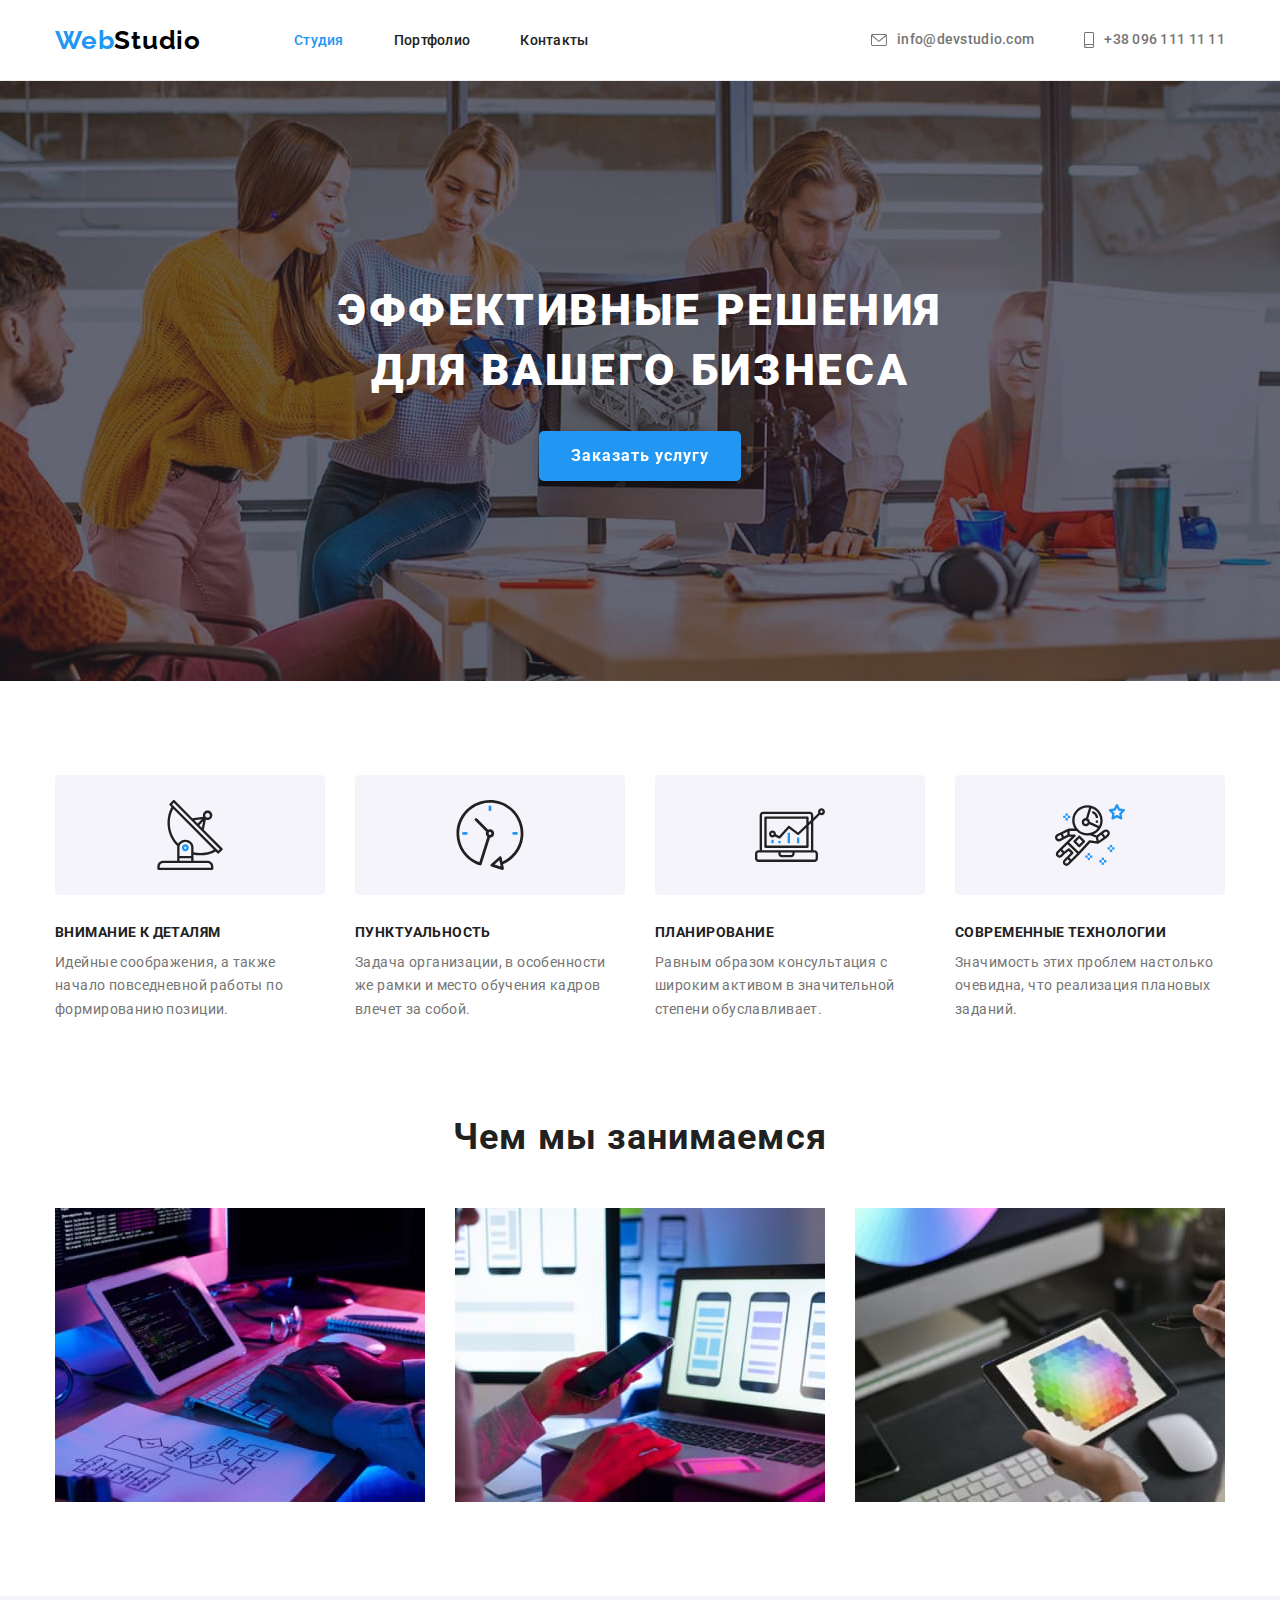
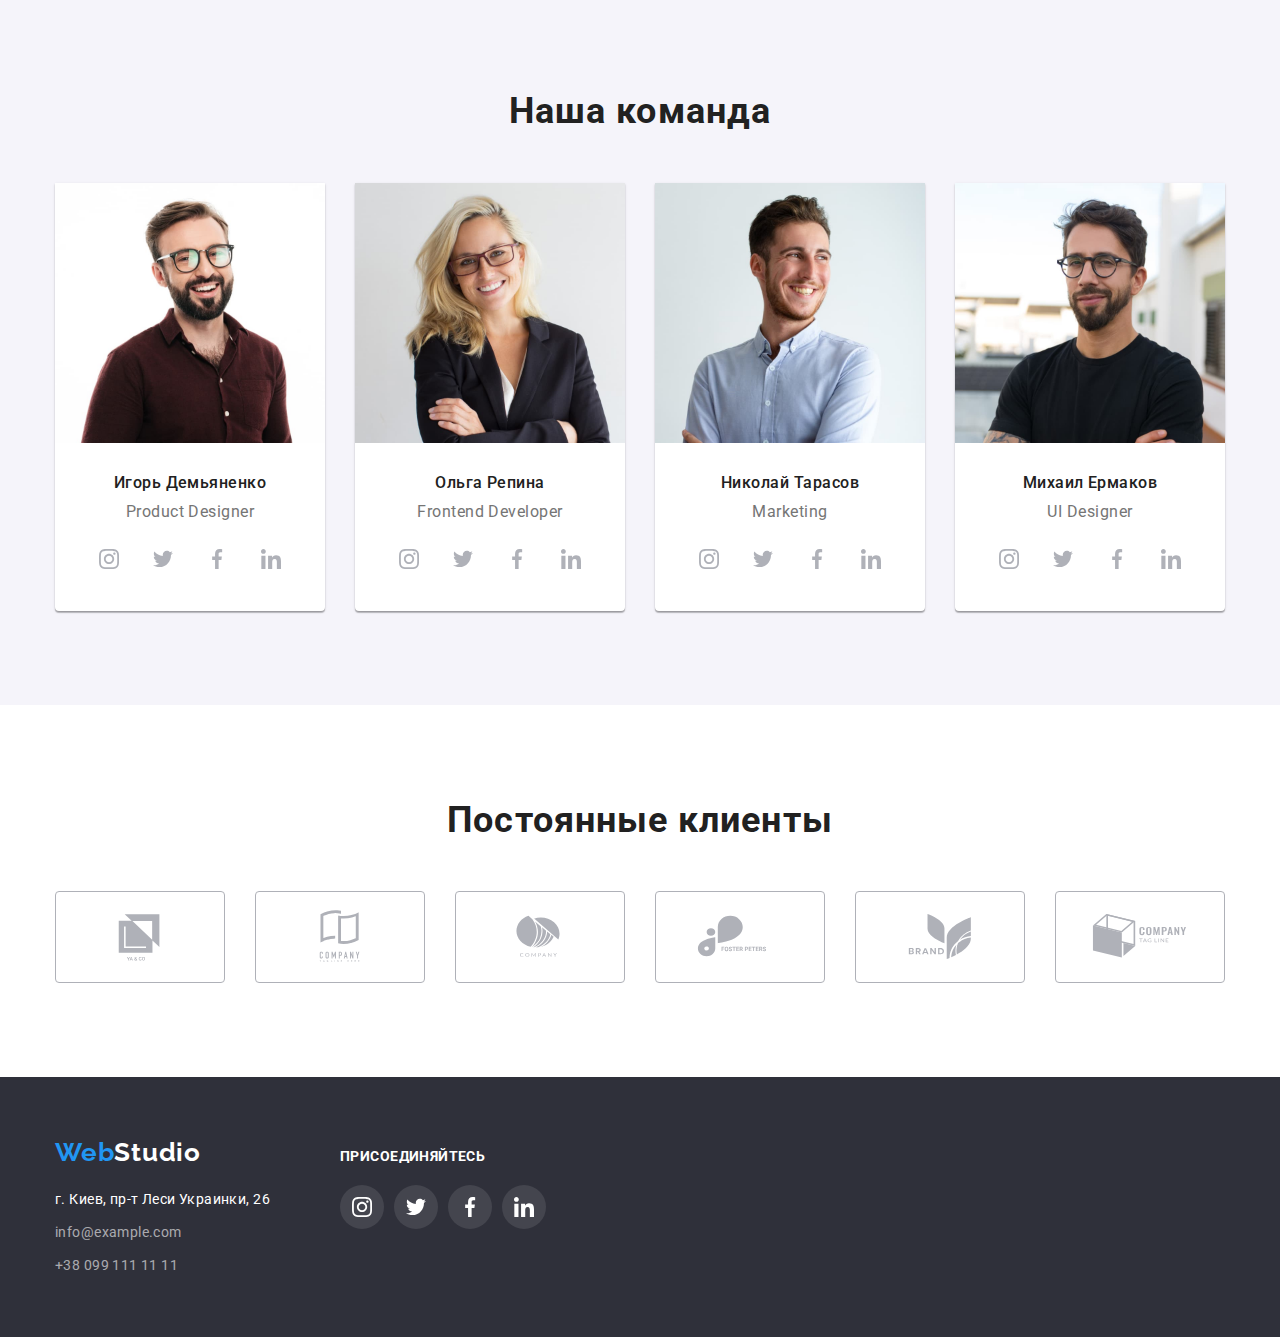
<file: index.html>
<!DOCTYPE html>
<html lang="ru">
  <head>
    <meta charset="UTF-8" />
    <meta http-equiv="X-UA-Compatible" content="IE=edge" />
    <meta name="viewport" content="width=device-width, initial-scale=1.0" />
    <title>WebStudio</title>
    <link
      href="https://fonts.googleapis.com/css2?family=Raleway:wght@700&family=Roboto:wght@400;500;700;900&display=swap"
      rel="stylesheet"
    />
    <link
      rel="stylesheet"
      href="https://cdnjs.cloudflare.com/ajax/libs/modern-normalize/1.1.0/modern-normalize.min.css"
    />
    <link rel="stylesheet" href="./css/styles.css" />
  </head>

  <body>
    <!-- Хэдэр -->
    <header class="header">
      <div class="container">
        <nav class="header-nav">
          <a class="logo" lang="en" href="./index.html"
            >Web<span class="logo-black">Studio</span></a
          >
          <ul class="header-nav-list">
            <li class="header-nav-item">
              <a class="header-nav-link current" href="./index.html">Студия</a>
            </li>
            <li class="header-nav-item">
              <a class="header-nav-link" href="./portfolio.html">Портфолио</a>
            </li>
            <li class="header-nav-item">
              <a class="header-nav-link" href="">Контакты</a>
            </li>
          </ul>
        </nav>

        <ul class="header-contacts-list">
          <li class="header-contacts-item">
            <a class="header-contacts" lang="en" href="mailto:info@devstudio.com">
              <svg class="header-icon" width="16" height="12">
                <use href="./images/icons.svg#mail"></use>
              </svg>
              info@devstudio.com
            </a>
          </li>
          <li class="header-contacts-item">
            <a class="header-contacts" href="tel:+380961111111">
              <svg class="header-icon" width="10" height="16">
                <use href="./images/icons.svg#phone"></use>
              </svg>
              +38 096 111 11 11
            </a>
          </li>
        </ul>
      </div>
    </header>

    <!-- Герой -->
    <main>
      <section class="hero section">
        <div class="container">
          <h1 class="hero-title">
            Эффективные решения <br />
            для вашего бизнеса
          </h1>
          <button class="hero-btn" type="button">Заказать услугу</button>
        </div>
      </section>

      <!-- Преимущества -->
      <section class="advantages section">
        <div class="container">
          <h2 hidden>Преимущества</h2>
          <ul class="advantages-list">
            <li class="advantages-item">
              <div class="advanteges-box">
                <svg width="70" height="70">
                  <use href="./images/icons.svg#antenna"></use>
                </svg>
              </div>
              <h3 class="advantages-title">Внимание к деталям</h3>
              <p class="advantages-text">
                Идейные соображения, а также начало повседневной работы по формированию позиции.
              </p>
            </li>
            <li class="advantages-item">
              <div class="advanteges-box">
                <svg width="70" height="70">
                  <use href="./images/icons.svg#clock"></use>
                </svg>
              </div>
              <h3 class="advantages-title">Пунктуальность</h3>
              <p class="advantages-text">
                Задача организации, в особенности же рамки и место обучения кадров влечет за собой.
              </p>
            </li>
            <li class="advantages-item">
              <div class="advanteges-box">
                <svg width="70" height="70">
                  <use href="./images/icons.svg#diagram"></use>
                </svg>
              </div>
              <h3 class="advantages-title">Планирование</h3>
              <p class="advantages-text">
                Равным образом консультация с широким активом в значительной степени обуславливает.
              </p>
            </li>
            <li class="advantages-item">
              <div class="advanteges-box">
                <svg width="70" height="70">
                  <use href="./images/icons.svg#astronaut"></use>
                </svg>
              </div>
              <h3 class="advantages-title">Современные технологии</h3>
              <p class="advantages-text">
                Значимость этих проблем настолько очевидна, что реализация плановых заданий.
              </p>
            </li>
          </ul>
        </div>
      </section>

      <!-- Чем мы занимаемся -->
      <section class="benefits">
        <div class="container">
          <h2 class="benefits-title">Чем мы занимаемся</h2>
          <ul class="benefits-list">
            <li class="benefits-item">
              <img
                src="./images/studio/what-are-we-doing/what-are-we-doing-1.jpg"
                alt="Написание кода на планшете и компьютере"
                width="370"
                height="294"
              />
            </li>
            <li class="benefits-item">
              <img
                src="./images/studio/what-are-we-doing/what-are-we-doing-2.jpg"
                alt="Адаптация приложения на мобильный телефон"
                width="370"
                height="294"
              />
            </li>
            <li class="benefits-item">
              <img
                src="./images/studio/what-are-we-doing/what-are-we-doing-3.jpg"
                alt="Подбор цвета на цветовой палитре с планшета"
                width="370"
                height="294"
              />
            </li>
          </ul>
        </div>
      </section>

      <!-- Наша команда -->
      <section class="team section">
        <div class="container">
          <h2 class="team-title">Наша команда</h2>
          <ul class="team-list">
            <li class="team-item">
              <img
                src="./images/studio/our-team/our-team-igor-demyanenko.jpg"
                alt="Игорь Демьяненко Дизайнер продукта"
                width="270"
                height="260"
              />
              <div class="team-box">
                <h3 class="team-specialist">Игорь Демьяненко</h3>
                <p class="team-profession">Product Designer</p>
                <ul class="soсial-list">
                  <li class="social-item">
                    <a class="social-link" href="">
                      <svg class="social-icon" width="20" height="20">
                        <use href="./images/icons.svg#instagram"></use>
                      </svg>
                    </a>
                  </li>
                  <li class="social-item">
                    <a class="social-link" href="">
                      <svg class="social-icon" width="20" height="20">
                        <use href="./images/icons.svg#twitter"></use>
                      </svg>
                    </a>
                  </li>
                  <li class="social-item">
                    <a class="social-link" href="">
                      <svg class="social-icon" width="20" height="20">
                        <use href="./images/icons.svg#facebook"></use>
                      </svg>
                    </a>
                  </li>
                  <li class="social-item">
                    <a class="social-link" href="">
                      <svg class="social-icon" width="20" height="20">
                        <use href="./images/icons.svg#linkedin"></use>
                      </svg>
                    </a>
                  </li>
                </ul>
              </div>
            </li>
            <li class="team-item">
              <img
                src="./images/studio/our-team/our-team-olga-repina.jpg"
                alt="Ольга Репина Фронтенд-разработчик"
                width="270"
                height="260"
              />
              <div class="team-box">
                <h3 class="team-specialist">Ольга Репина</h3>
                <p class="team-profession">Frontend Developer</p>
                <ul class="soсial-list">
                  <li class="social-item">
                    <a class="social-link" href="">
                      <svg class="social-icon" width="20" height="20">
                        <use href="./images/icons.svg#instagram"></use>
                      </svg>
                    </a>
                  </li>
                  <li class="social-item">
                    <a class="social-link" href="">
                      <svg class="social-icon" width="20" height="20">
                        <use href="./images/icons.svg#twitter"></use>
                      </svg>
                    </a>
                  </li>
                  <li class="social-item">
                    <a class="social-link" href="">
                      <svg class="social-icon" width="20" height="20">
                        <use href="./images/icons.svg#facebook"></use>
                      </svg>
                    </a>
                  </li>
                  <li class="social-item">
                    <a class="social-link" href="">
                      <svg class="social-icon" width="20" height="20">
                        <use href="./images/icons.svg#linkedin"></use>
                      </svg>
                    </a>
                  </li>
                </ul>
              </div>
            </li>
            <li class="team-item">
              <img
                src="./images/studio/our-team/our-team-nikolai-tarasov.jpg"
                alt="Николай Тарасов Маркетолог"
                width="270"
                height="260"
              />
              <div class="team-box">
                <h3 class="team-specialist">Николай Тарасов</h3>
                <p class="team-profession">Marketing</p>
                <ul class="soсial-list">
                  <li class="social-item">
                    <a class="social-link" href="">
                      <svg class="social-icon" width="20" height="20">
                        <use href="./images/icons.svg#instagram"></use>
                      </svg>
                    </a>
                  </li>
                  <li class="social-item">
                    <a class="social-link" href="">
                      <svg class="social-icon" width="20" height="20">
                        <use href="./images/icons.svg#twitter"></use>
                      </svg>
                    </a>
                  </li>
                  <li class="social-item">
                    <a class="social-link" href="">
                      <svg class="social-icon" width="20" height="20">
                        <use href="./images/icons.svg#facebook"></use>
                      </svg>
                    </a>
                  </li>
                  <li class="social-item">
                    <a class="social-link" href="">
                      <svg class="social-icon" width="20" height="20">
                        <use href="./images/icons.svg#linkedin"></use>
                      </svg>
                    </a>
                  </li>
                </ul>
              </div>
            </li>
            <li class="team-item">
              <img
                src="./images/studio/our-team/our-team-mikhail-ermakov.jpg"
                alt="Михаил Ермаков Дизайнер пользовательского интерфейса"
                width="270"
                height="260"
              />
              <div class="team-box">
                <h3 class="team-specialist">Михаил Ермаков</h3>
                <p class="team-profession">UI Designer</p>
                <ul class="soсial-list">
                  <li class="social-item">
                    <a class="social-link" href="">
                      <svg class="social-icon" width="20" height="20">
                        <use href="./images/icons.svg#instagram"></use>
                      </svg>
                    </a>
                  </li>
                  <li class="social-item">
                    <a class="social-link" href="">
                      <svg class="social-icon" width="20" height="20">
                        <use href="./images/icons.svg#twitter"></use>
                      </svg>
                    </a>
                  </li>
                  <li class="social-item">
                    <a class="social-link" href="">
                      <svg class="social-icon" width="20" height="20">
                        <use href="./images/icons.svg#facebook"></use>
                      </svg>
                    </a>
                  </li>
                  <li class="social-item">
                    <a class="social-link" href="">
                      <svg class="social-icon" width="20" height="20">
                        <use href="./images/icons.svg#linkedin"></use>
                      </svg>
                    </a>
                  </li>
                </ul>
              </div>
            </li>
          </ul>
        </div>
      </section>

      <!-- Наши клиенты -->
      <section class="section clients">
        <div class="container">
          <h2 class="clients-title">Постоянные клиенты</h2>
          <ul class="clients-list">
            <li class="clients-item">
              <a class="clients-link" href="">
                <svg class="social-icon" width="106" height="60">
                  <use href="./images/icons.svg#logo-1"></use>
                </svg>
              </a>
            </li>
            <li class="clients-item">
              <a class="clients-link" href="">
                <svg class="social-icon" width="106" height="60">
                  <use href="./images/icons.svg#logo-2"></use>
                </svg>
              </a>
            </li>
            <li class="clients-item">
              <a class="clients-link" href="">
                <svg class="social-icon" width="106" height="60">
                  <use href="./images/icons.svg#logo-3"></use>
                </svg>
              </a>
            </li>
            <li class="clients-item">
              <a class="clients-link" href="">
                <svg class="social-icon" width="106" height="60">
                  <use href="./images/icons.svg#logo-4"></use>
                </svg>
              </a>
            </li>
            <li class="clients-item">
              <a class="clients-link" href="">
                <svg class="social-icon" width="106" height="60">
                  <use href="./images/icons.svg#logo-5"></use>
                </svg>
              </a>
            </li>
            <li class="clients-item">
              <a class="clients-link" href="">
                <svg class="social-icon" width="106" height="60">
                  <use href="./images/icons.svg#logo-6"></use>
                </svg>
              </a>
            </li>
          </ul>
        </div>
      </section>
    </main>

    <!-- Футер -->
    <footer class="footer">
      <div class="container">
        <div class="footer-list">
          <div class="footer-item">
            <a class="logo" lang="en" href="./index.html"
              >Web<span class="logo-white">Studio</span>
            </a>
            <address class="address">
              <ul class="address-list">
                <li class="address-item">
                  <a
                    class="footer-address"
                    href="https://www.google.com/maps/place/%D0%B1%D1%83%D0%BB.+%D0%9B%D0%B5%D1%81%D0%B8+%D0%A3%D0%BA%D1%80%D0%B0%D0%B8%D0%BD%D0%BA%D0%B8,+26,+%D0%9A%D0%B8%D0%B5%D0%B2,+02000/@50.4265807,30.5383858,17z/data=!3m1!4b1!4m5!3m4!1s0x40d4cf0e033ecbe9:0x57a4dffefec77da0!8m2!3d50.4265807!4d30.5383858"
                    target="_blank"
                    rel="noreferrer noopener"
                  >
                    г. Киев, пр-т Леси Украинки, 26
                  </a>
                </li>
                <li class="address-item">
                  <a class="footer-contacts" lang="en" href="mailto:info@example.com"
                    >info@example.com</a
                  >
                </li>
                <li class="address-item">
                  <a class="footer-contacts" href="tel:+380991111111">+38 099 111 11 11</a>
                </li>
              </ul>
            </address>
          </div>
          <div class="footer-item">
            <p class="footer-social-title">присоединяйтесь</p>
            <ul class="soсial-list">
              <li class="social-item">
                <a class="social-link for-footer" href="">
                  <svg class="social-icon" width="20" height="20">
                    <use href="./images/icons.svg#instagram"></use>
                  </svg>
                </a>
              </li>
              <li class="social-item">
                <a class="social-link for-footer" href="">
                  <svg class="social-icon" width="20" height="20">
                    <use href="./images/icons.svg#twitter"></use>
                  </svg>
                </a>
              </li>
              <li class="social-item">
                <a class="social-link for-footer" href="">
                  <svg class="social-icon" width="20" height="20">
                    <use href="./images/icons.svg#facebook"></use>
                  </svg>
                </a>
              </li>
              <li class="social-item">
                <a class="social-link for-footer" href="">
                  <svg class="social-icon" width="20" height="20">
                    <use href="./images/icons.svg#linkedin"></use>
                  </svg>
                </a>
              </li>
            </ul>
          </div>
        </div>
      </div>
    </footer>
  </body>
</html>
</file>
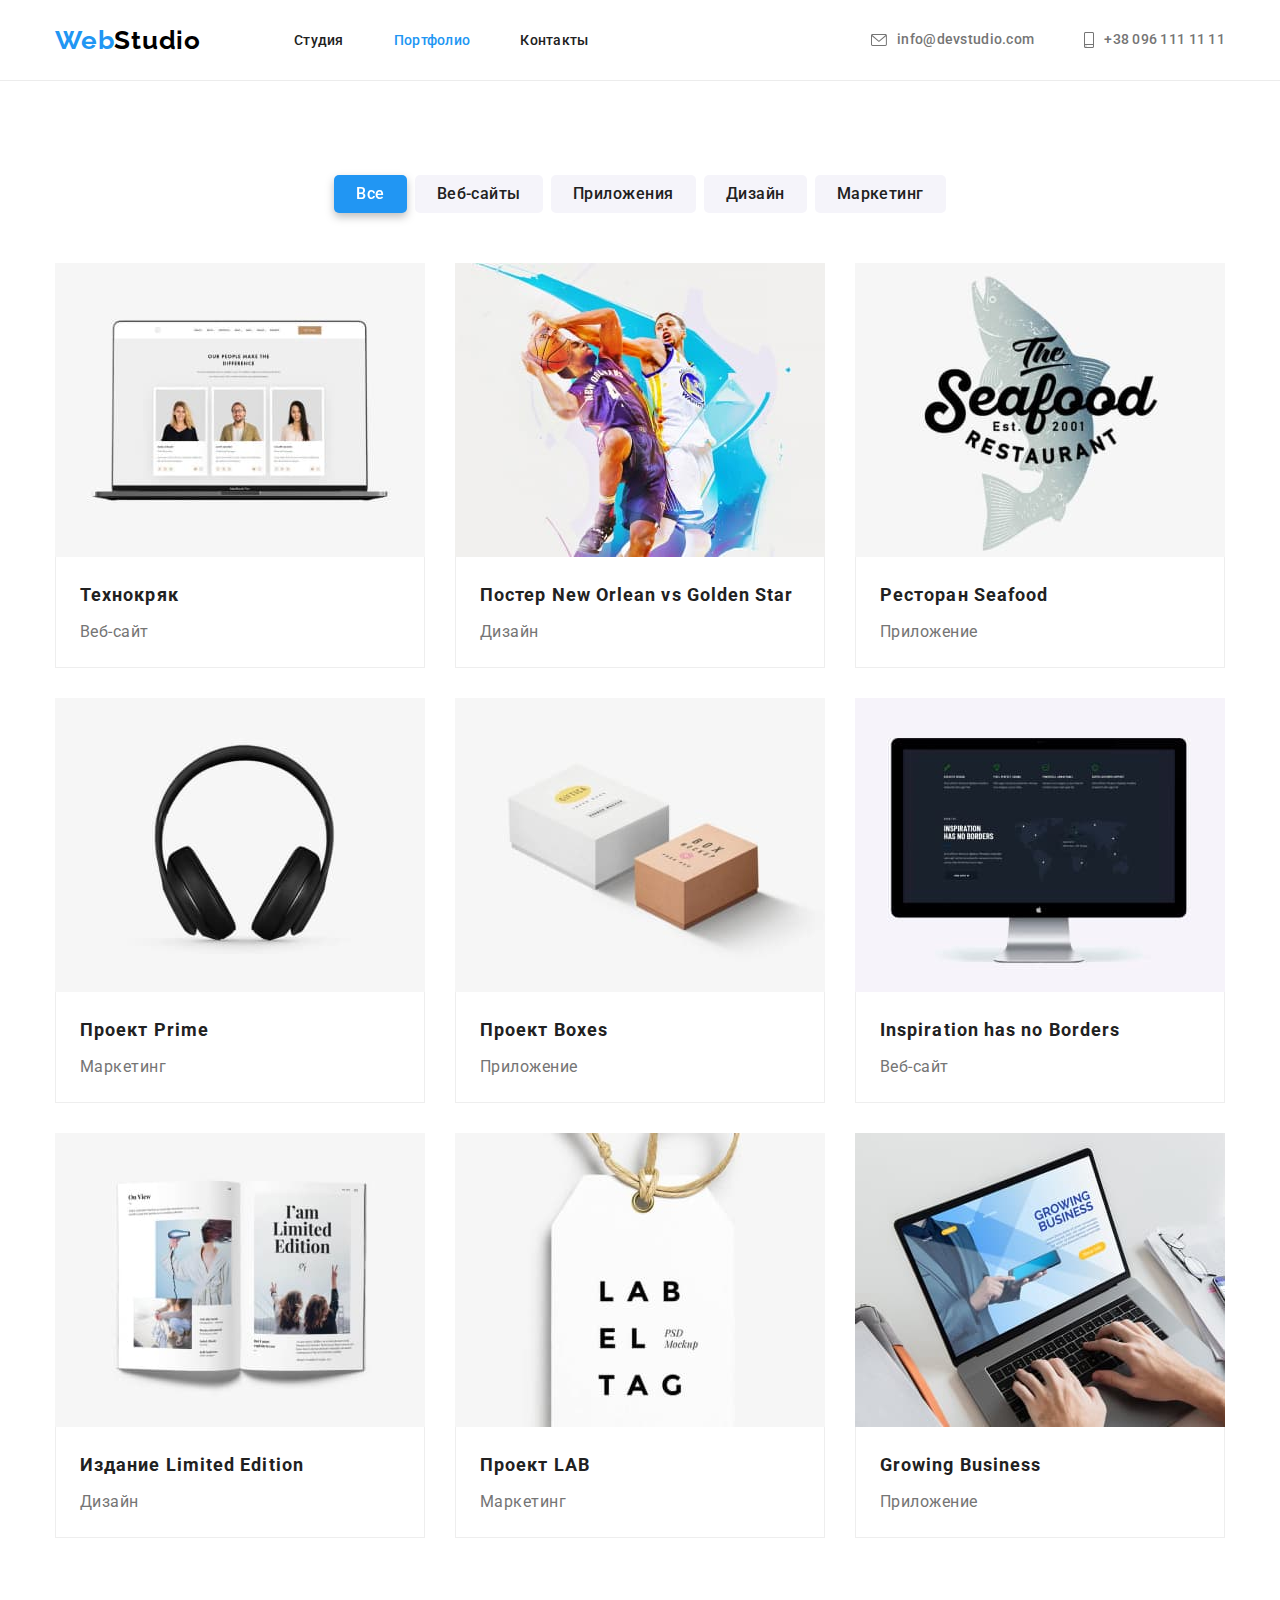
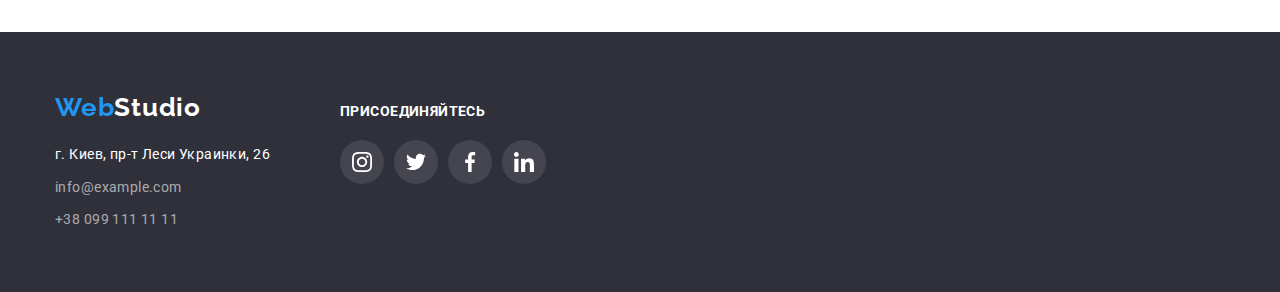
<file: portfolio.html>
<!DOCTYPE html>
<html lang="ru">
  <head>
    <meta charset="UTF-8" />
    <meta http-equiv="X-UA-Compatible" content="IE=edge" />
    <meta name="viewport" content="width=device-width, initial-scale=1.0" />
    <title>WebStudio</title>
    <link
      href="https://fonts.googleapis.com/css2?family=Raleway:wght@700&family=Roboto:wght@400;500;700;900&display=swap"
      rel="stylesheet"
    />
    <link
      rel="stylesheet"
      href="https://cdnjs.cloudflare.com/ajax/libs/modern-normalize/1.1.0/modern-normalize.min.css"
    />
    <link rel="stylesheet" href="./css/styles.css" />
  </head>

  <body>
    <!-- Хэдэр -->
    <header class="header">
      <div class="container">
        <nav class="header-nav">
          <a class="logo" lang="en" href="./index.html"
            >Web<span class="logo-black">Studio</span></a
          >
          <ul class="header-nav-list">
            <li class="header-nav-item">
              <a class="header-nav-link" href="./index.html">Студия</a>
            </li>
            <li class="header-nav-item">
              <a class="header-nav-link current" href="./portfolio.html">Портфолио</a>
            </li>
            <li class="header-nav-item">
              <a class="header-nav-link" href="">Контакты</a>
            </li>
          </ul>
        </nav>

        <ul class="header-contacts-list">
          <li class="header-contacts-item">
            <a class="header-contacts" lang="en" href="mailto:info@devstudio.com">
              <svg class="header-icon" width="16" height="12">
                <use href="./images/icons.svg#mail"></use>
              </svg>
              info@devstudio.com
            </a>
          </li>
          <li class="header-contacts-item">
            <a class="header-contacts" href="tel:+380961111111">
              <svg class="header-icon" width="10" height="16">
                <use href="./images/icons.svg#phone"></use>
              </svg>
              +38 096 111 11 11
            </a>
          </li>
        </ul>
      </div>
    </header>

    <!-- Карточки товаров -->
    <main>
      <section class="section">
        <div class="container">
          <h1 hidden>Каталог товаров</h1>
          <ul class="filter-list">
            <li class="filter-item"><button class="btn current" type="button">Все</button></li>
            <li class="filter-item"><button class="btn" type="button">Веб-сайты</button></li>
            <li class="filter-item"><button class="btn" type="button">Приложения</button></li>
            <li class="filter-item"><button class="btn" type="button">Дизайн</button></li>
            <li class="filter-item"><button class="btn" type="button">Маркетинг</button></li>
          </ul>
          <ul class="card-list">
            <li class="card-item">
              <a class="card-link" href="" target="_blank">
                <img src="./images/portfolio/card-1.jpg" alt="" width="370" height="294" />
                <div class="card-box">
                  <h2 class="card-title">Технокряк</h2>
                  <p class="card-text">Веб-сайт</p>
                </div>
              </a>
            </li>
            <li class="card-item">
              <a class="card-link" href="" target="_blank">
                <img src="./images/portfolio/card-2.jpg" alt="" width="370" height="294" />
                <div class="card-box">
                  <h2 class="card-title">Постер New Orlean vs Golden Star</h2>
                  <p class="card-text">Дизайн</p>
                </div>
              </a>
            </li>
            <li class="card-item">
              <a class="card-link" href="" target="_blank">
                <img src="./images/portfolio/card-3.jpg" alt="" width="370" height="294" />
                <div class="card-box">
                  <h2 class="card-title">Ресторан Seafood</h2>
                  <p class="card-text">Приложение</p>
                </div>
              </a>
            </li>
            <li class="card-item">
              <a class="card-link" href="" target="_blank">
                <img src="./images/portfolio/card-4.jpg" alt="" width="370" height="294" />
                <div class="card-box">
                  <h2 class="card-title">Проект Prime</h2>
                  <p class="card-text">Маркетинг</p>
                </div>
              </a>
            </li>
            <li class="card-item">
              <a class="card-link" href="" target="_blank">
                <img src="./images/portfolio/card-5.jpg" alt="" width="370" height="294" />
                <div class="card-box">
                  <h2 class="card-title">Проект Boxes</h2>
                  <p class="card-text">Приложение</p>
                </div>
              </a>
            </li>
            <li class="card-item">
              <a class="card-link" href="" target="_blank">
                <img src="./images/portfolio/card-6.jpg" alt="" width="370" height="294" />
                <div class="card-box">
                  <h2 class="card-title">Inspiration has no Borders</h2>
                  <p class="card-text">Веб-сайт</p>
                </div>
              </a>
            </li>
            <li class="card-item">
              <a class="card-link" href="" target="_blank">
                <img src="./images/portfolio/card-7.jpg" alt="" width="370" height="294" />
                <div class="card-box">
                  <h2 class="card-title">Издание Limited Edition</h2>
                  <p class="card-text">Дизайн</p>
                </div>
              </a>
            </li>
            <li class="card-item">
              <a class="card-link" href="" target="_blank">
                <img src="./images/portfolio/card-8.jpg" alt="" width="370" height="294" />
                <div class="card-box">
                  <h2 class="card-title">Проект LAB</h2>
                  <p class="card-text">Маркетинг</p>
                </div>
              </a>
            </li>
            <li class="card-item">
              <a class="card-link" href="" target="_blank">
                <img src="./images/portfolio/card-9.jpg" alt="" width="370" height="294" />
                <div class="card-box">
                  <h2 class="card-title">Growing Business</h2>
                  <p class="card-text">Приложение</p>
                </div>
              </a>
            </li>
          </ul>
        </div>
      </section>
    </main>

    <!-- Футер -->
    <footer class="footer">
      <div class="container">
        <div class="footer-list">
          <div class="footer-item">
            <a class="logo" lang="en" href="./index.html"
              >Web<span class="logo-white">Studio</span>
            </a>
            <address class="address">
              <ul class="address-list">
                <li class="address-item">
                  <a
                    class="footer-address"
                    href="https://www.google.com/maps/place/%D0%B1%D1%83%D0%BB.+%D0%9B%D0%B5%D1%81%D0%B8+%D0%A3%D0%BA%D1%80%D0%B0%D0%B8%D0%BD%D0%BA%D0%B8,+26,+%D0%9A%D0%B8%D0%B5%D0%B2,+02000/@50.4265807,30.5383858,17z/data=!3m1!4b1!4m5!3m4!1s0x40d4cf0e033ecbe9:0x57a4dffefec77da0!8m2!3d50.4265807!4d30.5383858"
                    target="_blank"
                    rel="noreferrer noopener"
                  >
                    г. Киев, пр-т Леси Украинки, 26
                  </a>
                </li>
                <li class="address-item">
                  <a class="footer-contacts" lang="en" href="mailto:info@example.com"
                    >info@example.com</a
                  >
                </li>
                <li class="address-item">
                  <a class="footer-contacts" href="tel:+380991111111">+38 099 111 11 11</a>
                </li>
              </ul>
            </address>
          </div>
          <div class="footer-item">
            <p class="footer-social-title">присоединяйтесь</p>
            <ul class="soсial-list">
              <li class="social-item">
                <a class="social-link for-footer" href="">
                  <svg class="social-icon" width="20" height="20">
                    <use href="./images/icons.svg#instagram"></use>
                  </svg>
                </a>
              </li>
              <li class="social-item">
                <a class="social-link for-footer" href="">
                  <svg class="social-icon" width="20" height="20">
                    <use href="./images/icons.svg#twitter"></use>
                  </svg>
                </a>
              </li>
              <li class="social-item">
                <a class="social-link for-footer" href="">
                  <svg class="social-icon" width="20" height="20">
                    <use href="./images/icons.svg#facebook"></use>
                  </svg>
                </a>
              </li>
              <li class="social-item">
                <a class="social-link for-footer" href="">
                  <svg class="social-icon" width="20" height="20">
                    <use href="./images/icons.svg#linkedin"></use>
                  </svg>
                </a>
              </li>
            </ul>
          </div>
        </div>
      </div>
    </footer>
  </body>
</html>
</file>
<file: css/styles.css>
:root {
  --primary-text-color: #757575;
  --secondary-text-color: #212121;
  --white-text-color: #ffffff;
  --hover-text-color: #2196f3;
  --logo-text-color: #2196f3;
  --logo-header: #000000;
  --logo-footer: #ffffff;
  --hero-text-color: #ffffff;
  --footer-contacts-text: rgba(255, 255, 255, 0.6);
  --white-bgc: #ffffff;
  --primary-bgc: #2f303a;
  --secondary-bgc: #f5f4fa;
  --btn-bgc: #2196f3;
  --btn-hover: #188ce8;
}

.test-icon {
  border: 2px dashed #2a2a2a;
}

h1,
h2,
h3,
h4,
h5,
h6 {
  margin: 0;
}

p {
  margin: 0;
}

ul {
  list-style: none;
  margin: 0;
  padding: 0;
}

body {
  color: var(--primary-text-color);
  background-color: var(--white-bgc);
  font-family: roboto, sans-serif;
}

svg {
  fill: currentColor;
}

.container {
  width: 1200px;
  padding-left: 15px;
  padding-right: 15px;
  margin: auto;
}

.section {
  padding-top: 94px;
  padding-bottom: 94px;
}

/* ----------------------Хэдэр----------------------- */

.header .container {
  display: flex;
  align-items: center;
}

.header {
  border-bottom: 1px solid #ececec;
}

.header-nav {
  display: flex;
  align-items: center;
}

.header-nav-list {
  display: flex;
  margin-left: 93px;
}

.header-nav-item:not(:first-child) {
  margin-left: 50px;
}

.header-contacts-list {
  display: flex;
  margin-left: auto;
}

.header-contacts-item {
}

.header-contacts-item:not(:first-child) {
  margin-left: 50px;
}

.logo {
  padding-top: 24px;
  padding-bottom: 24px;
  color: var(--logo-text-color);
  font-family: Raleway;
  font-weight: 700;
  font-size: 26px;
  line-height: 1.19;
  letter-spacing: 0.03em;
  text-decoration: none;
}

.logo-black {
  color: var(--logo-header);
}

.header-nav-link.current {
  color: var(--hover-text-color);
}

.header-nav-link {
  padding-top: 32px;
  padding-bottom: 32px;
  color: var(--secondary-text-color);
  font-weight: 500;
  font-size: 14px;
  line-height: 1.14;
  letter-spacing: 0.02em;
  text-decoration: none;
}

.header-nav-link:hover,
.header-nav-link:focus {
  color: var(--hover-text-color);
}

.header-icon {
  fill: currentColor;
  margin-right: 10px;
}

.header-contacts {
  display: flex;
  align-items: center;
  padding-top: 32px;
  padding-bottom: 32px;
  color: var(--primary-text-color);
  font-weight: 500;
  font-size: 14px;
  line-height: 1.14;
  letter-spacing: 0.02em;
  text-decoration: none;
}

.header-contacts:hover,
.header-contacts:focus {
  color: var(--hover-text-color);
}

/* ----------------------Герой----------------------- */

.hero.section {
  padding-top: 200px;
  padding-bottom: 200px;
  text-align: center;
  max-width: 1600px;
  margin-left: auto;
  margin-right: auto;
  background-image: linear-gradient(rgba(47, 48, 58, 0.4), rgba(47, 48, 58, 0.4)),
    url(../images/studio/hero.jpg);
  background-repeat: no-repeat;
  background-position: center;
  background-size: cover;
}

.hero-title {
  margin-bottom: 30px;
  font-weight: 900;
  font-size: 44px;
  line-height: 1.36;
  letter-spacing: 0.06em;
  text-transform: uppercase;
  color: var(--hero-text-color);
}

.hero-btn {
  padding: 10px 32px;
  color: var(--hero-text-color);
  font-family: Roboto, sans-serif;
  font-weight: 700;
  font-size: 16px;
  line-height: 1.87;
  letter-spacing: 0.06em;
  background-color: var(--btn-bgc);
  border-radius: 5px;
  border: 0;
  cursor: pointer;
  filter: drop-shadow(0px 4px 4px rgba(0, 0, 0, 0.25));
}

.hero-btn:hover,
.hero-btn:focus {
  background-color: var(--btn-hover);
}

/* ----------------------Примущества----------------------- */

.advantages-list {
  display: flex;
}

.advanteges-box {
  display: flex;
  align-items: center;
  justify-content: center;
  height: 120px;
  margin-bottom: 30px;
  background-color: #f5f4fa;
  border-radius: 4px;
}

.advantages-item {
  min-width: 270px;
}

.advantages-item:not(:first-child) {
  margin-left: 30px;
}

.advantages-title {
  margin-bottom: 10px;
  color: var(--secondary-text-color);
  font-weight: 700;
  font-size: 14px;
  line-height: 1.14;
  letter-spacing: 0.03em;
  text-transform: uppercase;
}

.advantages-text {
  font-size: 14px;
  line-height: 1.71;
  letter-spacing: 0.03em;
}

/* Оформление заголовков для "Чем мы занимаемся" и "Наша команда" */

.benefits-title,
.team-title,
.clients-title {
  color: var(--secondary-text-color);
  font-weight: 700;
  font-size: 36px;
  line-height: 1.17;
  text-align: center;
  letter-spacing: 0.03em;
  margin-bottom: 50px;
}

/* ----------------------Чем мы занимаемся----------------------- */

.benefits {
  padding-bottom: 94px;
}

.benefits-list {
  display: flex;
}

.benefits-item:not(:first-child) {
  margin-left: 30px;
}

.benefits-item img {
  display: block;
}

/* ----------------------Наша команда----------------------- */

.team {
  background-color: var(--secondary-bgc);
}

.team-list {
  display: flex;
  flex-wrap: wrap;
  margin-left: calc(-1 * 30px);
  margin-top: calc(-1 * 30px);
}

.team-item > img {
  display: block;
}

.team-item {
  justify-content: center;
  flex-basis: calc(100% / 4 - 30px);
  margin-left: 30px;
  margin-top: 30px;
  background: #ffffff;
  box-shadow: 0px 1px 3px rgba(0, 0, 0, 0.12), 0px 1px 1px rgba(0, 0, 0, 0.14),
    0px 2px 1px rgba(0, 0, 0, 0.2);
  border-radius: 0px 0px 4px 4px;
}

.team-item:not(:first-child) {
  margin-left: 30px;
}

.team-box {
  padding-top: 30px;
  padding-bottom: 30px;
}

.team-specialist {
  color: var(--secondary-text-color);
  font-weight: 500;
  font-size: 16px;
  line-height: 1.19;
  letter-spacing: 0.03em;
  text-align: center;
  margin-bottom: 10px;
}

.team-profession {
  font-size: 16px;
  line-height: 1.19;
  letter-spacing: 0.03em;
  text-align: center;
  margin-bottom: 16px;
}

.soсial-list {
  display: flex;
  justify-content: center;
  align-items: center;
}

.social-item {
  display: flex;
  align-items: center;
  justify-content: center;
}

.social-item:not(:last-child) {
  margin-right: 10px;
}

.social-link {
  width: 44px;
  height: 44px;
  padding: 12px;
  color: #afb1b8;
  text-decoration: none;
  border-radius: 50px;
}

.social-link:hover,
.social-link:focus {
  background-color: #2196f3;
  color: #ffffff;
}

.social-icon {
  fill: currentColor;
}

/* ----------------------Постоянные клиенты----------------------- */
.clients-list {
  display: flex;
  flex-wrap: wrap;
  margin-left: calc(-1 * 30px);
  margin-top: calc(-1 * 30px);
}

.clients-item {
  flex-basis: calc(100% / 6 - 30px);
  margin-left: 30px;
  margin-top: 30px;
}

.clients-link {
  display: flex;
  justify-content: center;
  align-items: center;
  width: 170px;
  height: 92px;
  color: #afb1b8;
  border: 1px solid #afb1b8;
  border-radius: 4px;
}

.clients-link:hover,
.clients-link:focus {
  color: var(--hover-text-color);
  border: 1px solid var(--hover-text-color);
}

/* ----------------------Футер----------------------- */

.footer {
  background-color: var(--primary-bgc);
  padding-top: 60px;
  padding-bottom: 60px;
}

.logo-white {
  color: var(--logo-footer);
}

.footer .logo {
  margin-bottom: 20px;
  padding: 0px;
}

.footer-list {
  display: flex;
  align-items: baseline;
}

.footer-item:not(:last-child) {
  margin-right: 70px;
}

.address {
  margin-top: 20px;
}

.footer .address {
  font-style: normal;
}

.address-item:not(:first-child) {
  margin-top: 9px;
}

.footer-address {
  color: var(--white-text-color);
  font-size: 14px;
  line-height: 1.71;
  letter-spacing: 0.03em;
  text-decoration: none;
  display: block;
}

.footer-contacts {
  font-size: 14px;
  line-height: 1.71;
  letter-spacing: 0.03em;
  color: var(--footer-contacts-text);
  text-decoration: none;
}

.footer-social-title {
  margin-bottom: 20px;
  font-weight: 700;
  font-size: 14px;
  line-height: 1.14;
  letter-spacing: 0.03em;
  text-transform: uppercase;
  color: #ffffff;
}

.social-link.for-footer {
  color: #ffffff;
  background-color: rgba(255, 255, 255, 0.1);
}

.social-link.for-footer:hover,
.social-link.for-footer:focus {
  background-color: var(--hover-text-color);
}

/* ----------------------Портфолио----------------------- */

.filter-list {
  display: flex;
  justify-content: center;
  margin-bottom: 50px;
}

.filter-item:not(:first-child) {
  margin-left: 8px;
}

.btn {
  padding: 6px 22px;
  color: var(--secondary-text-color);
  font-family: Roboto, sans-serif;
  font-weight: 500;
  font-size: 16px;
  line-height: 1.62;
  text-align: center;
  letter-spacing: 0.03em;
  background-color: var(--secondary-bgc);
  border: 0;
  border-radius: 5px;
  cursor: pointer;
}

.btn.current {
  color: var(--white-text-color);
  background-color: var(--btn-bgc);
  filter: drop-shadow(0px 4px 4px rgba(0, 0, 0, 0.25));
}

.btn:hover,
.btn:focus {
  color: var(--white-text-color);
  background-color: var(--btn-bgc);
  filter: drop-shadow(0px 4px 4px rgba(0, 0, 0, 0.25));
}

.card-list {
  display: flex;
  flex-wrap: wrap;
  margin-left: calc(-1 * 30px);
  margin-top: calc(-1 * 30px);
}

.card-item {
  justify-content: center;
  flex-basis: calc(100% / 4 - 30px);
  margin-left: 30px;
  margin-top: 30px;
  background: #ffffff;
}

.card-item a {
  text-decoration: none;
}

.card-item img {
  display: block;
}

.card-item:hover,
.card-item:focus {
  box-shadow: 0px 1px 1px rgba(0, 0, 0, 0.12), 0px 4px 4px rgba(0, 0, 0, 0.06),
    1px 4px 6px rgba(0, 0, 0, 0.16);
}

.card-box {
  padding: 20px 24px;
  background: #ffffff;
  border-left: 1px solid #eeeeee;
  border-right: 1px solid #eeeeee;
  border-bottom: 1px solid #eeeeee;
}

.card-title {
  margin-bottom: 4px;
  color: var(--secondary-text-color);
  font-weight: 700;
  font-size: 18px;
  line-height: 2;
  letter-spacing: 0.06em;
}

.card-text {
  color: var(--primary-text-color);
  font-size: 16px;
  line-height: 1.87;
  letter-spacing: 0.03em;
}
</file>
